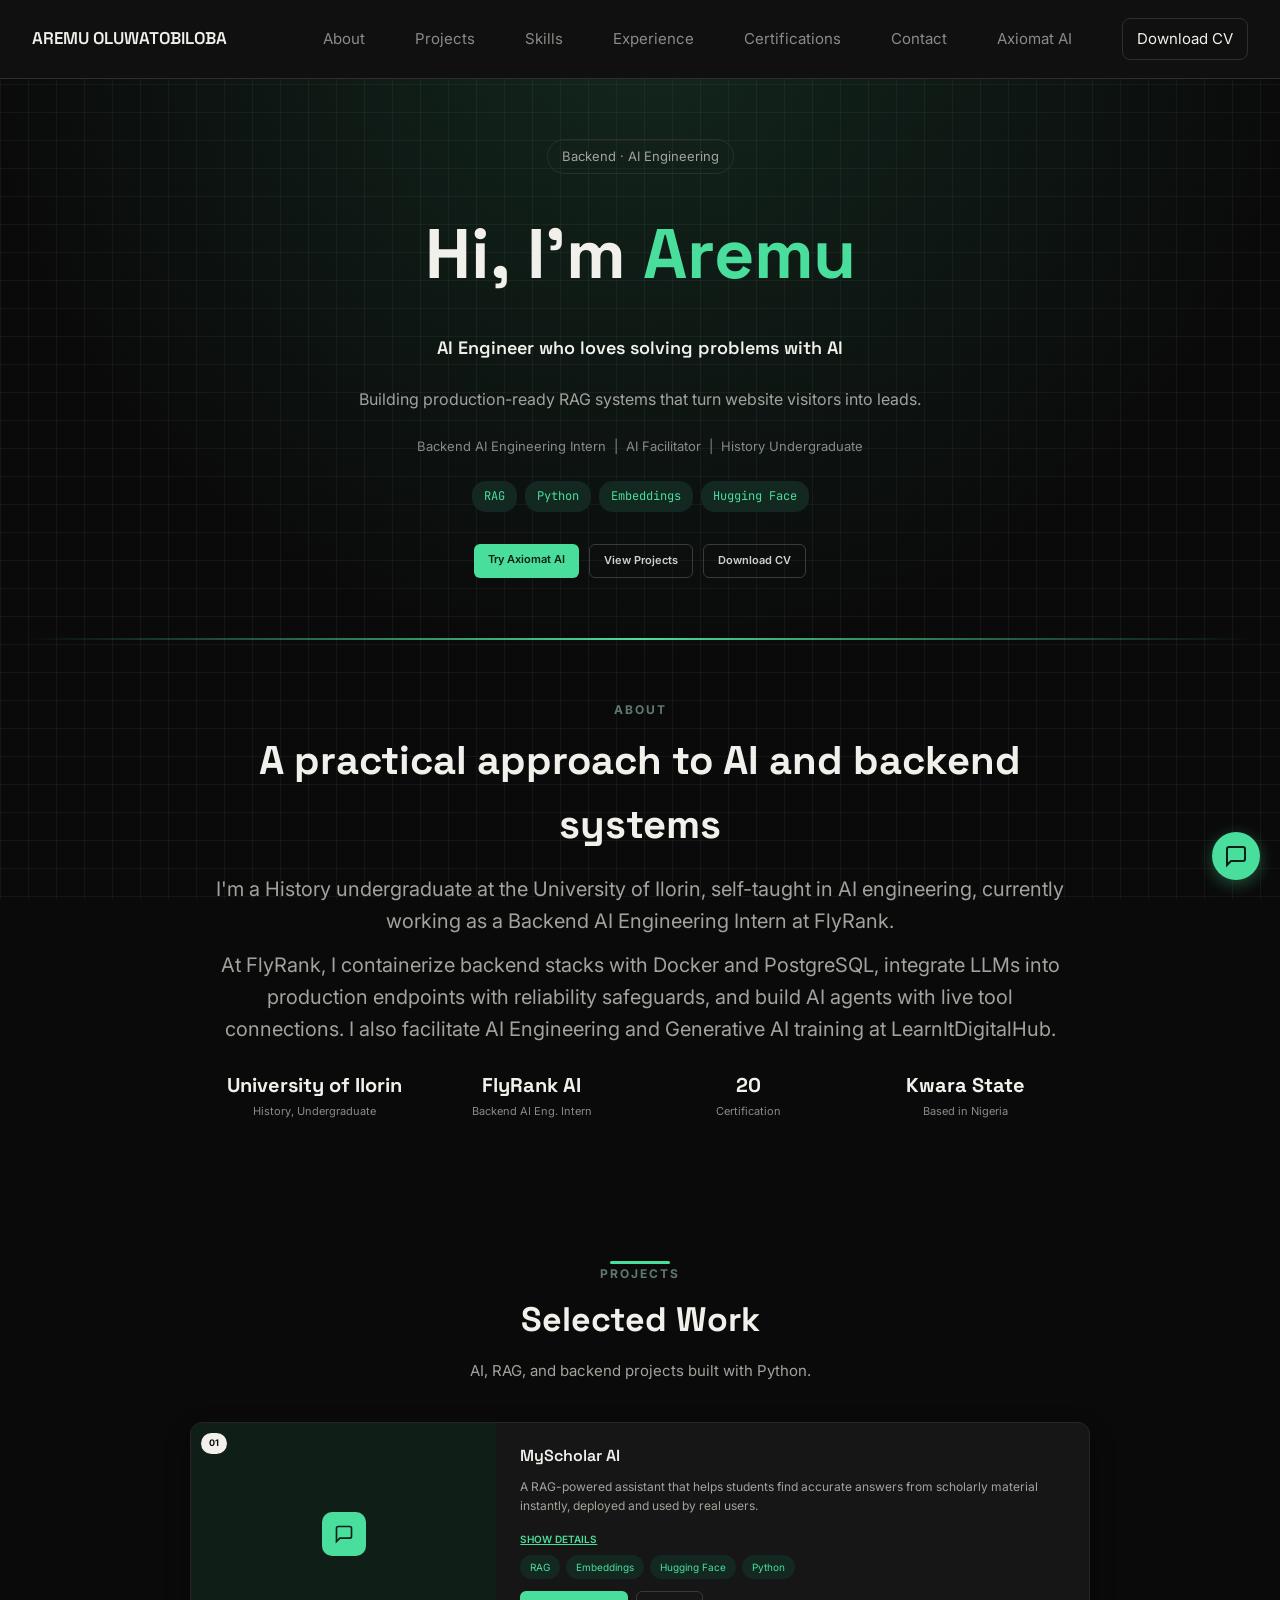
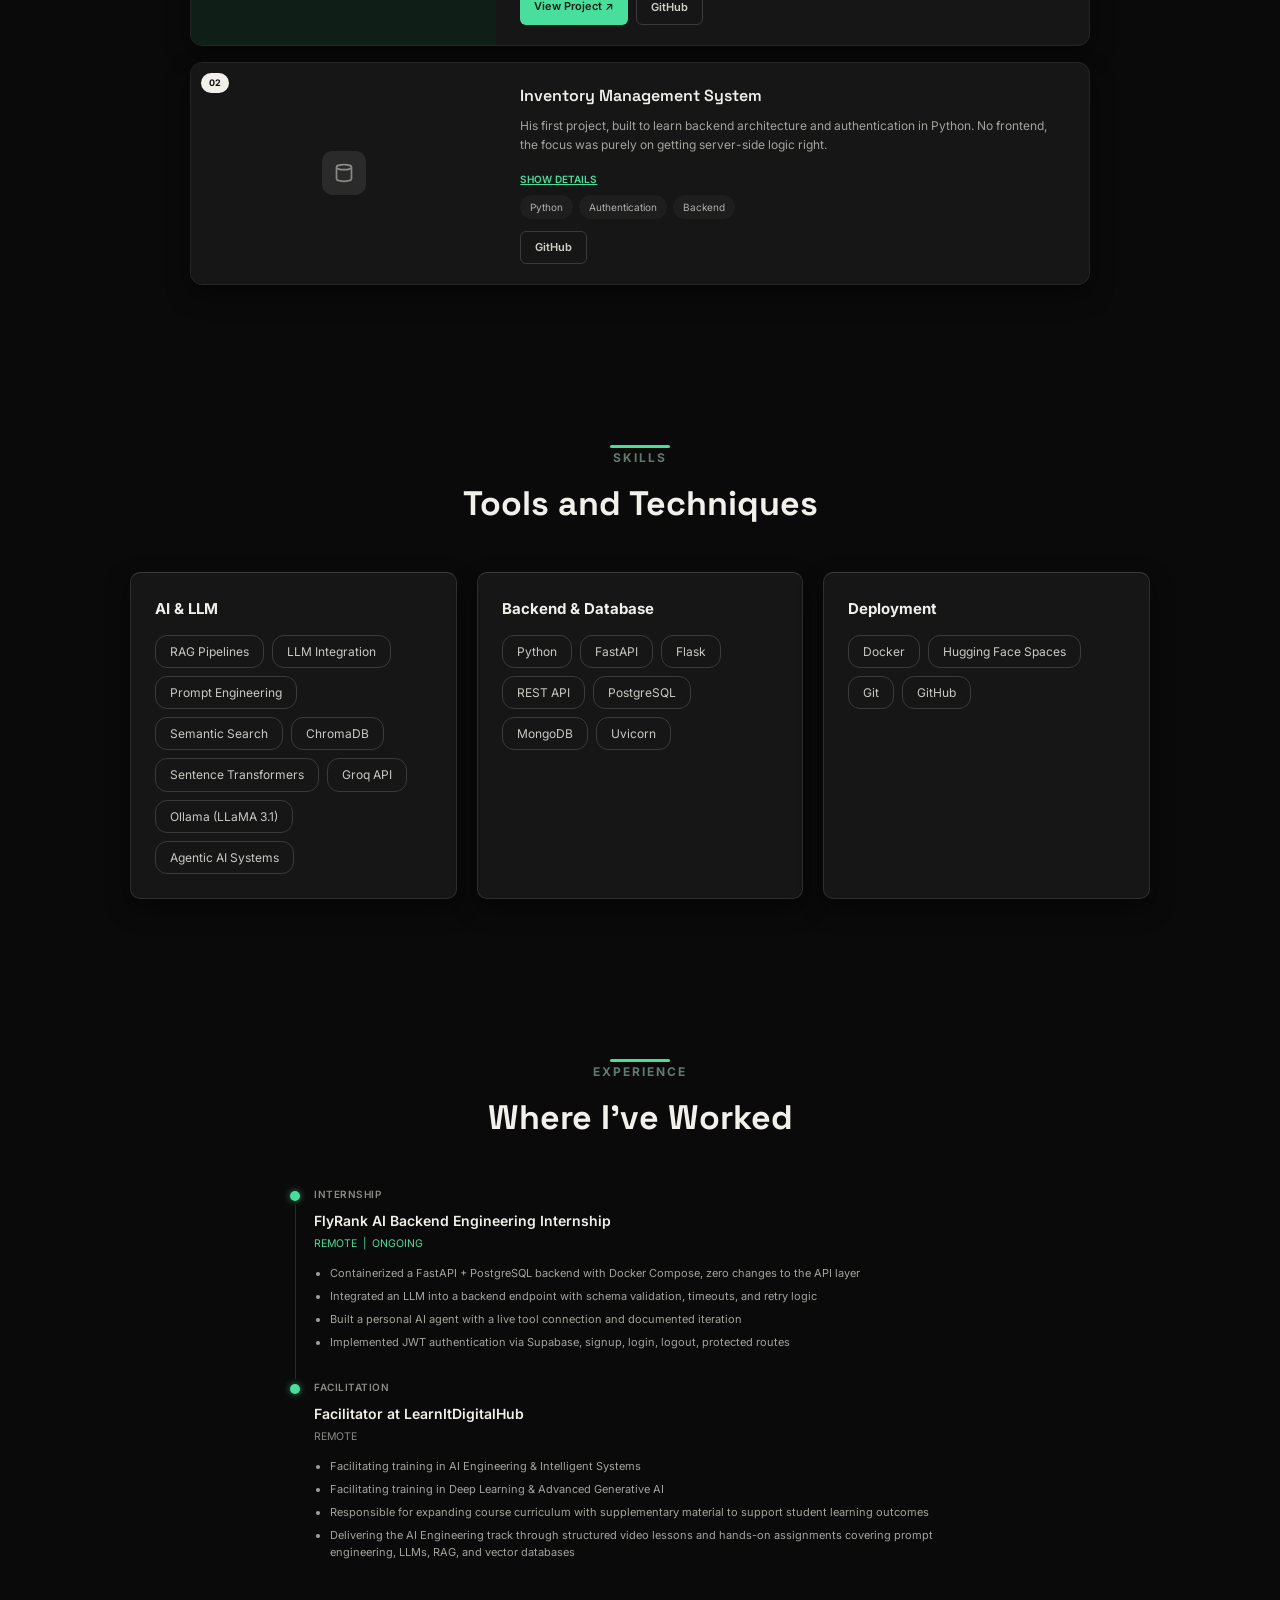
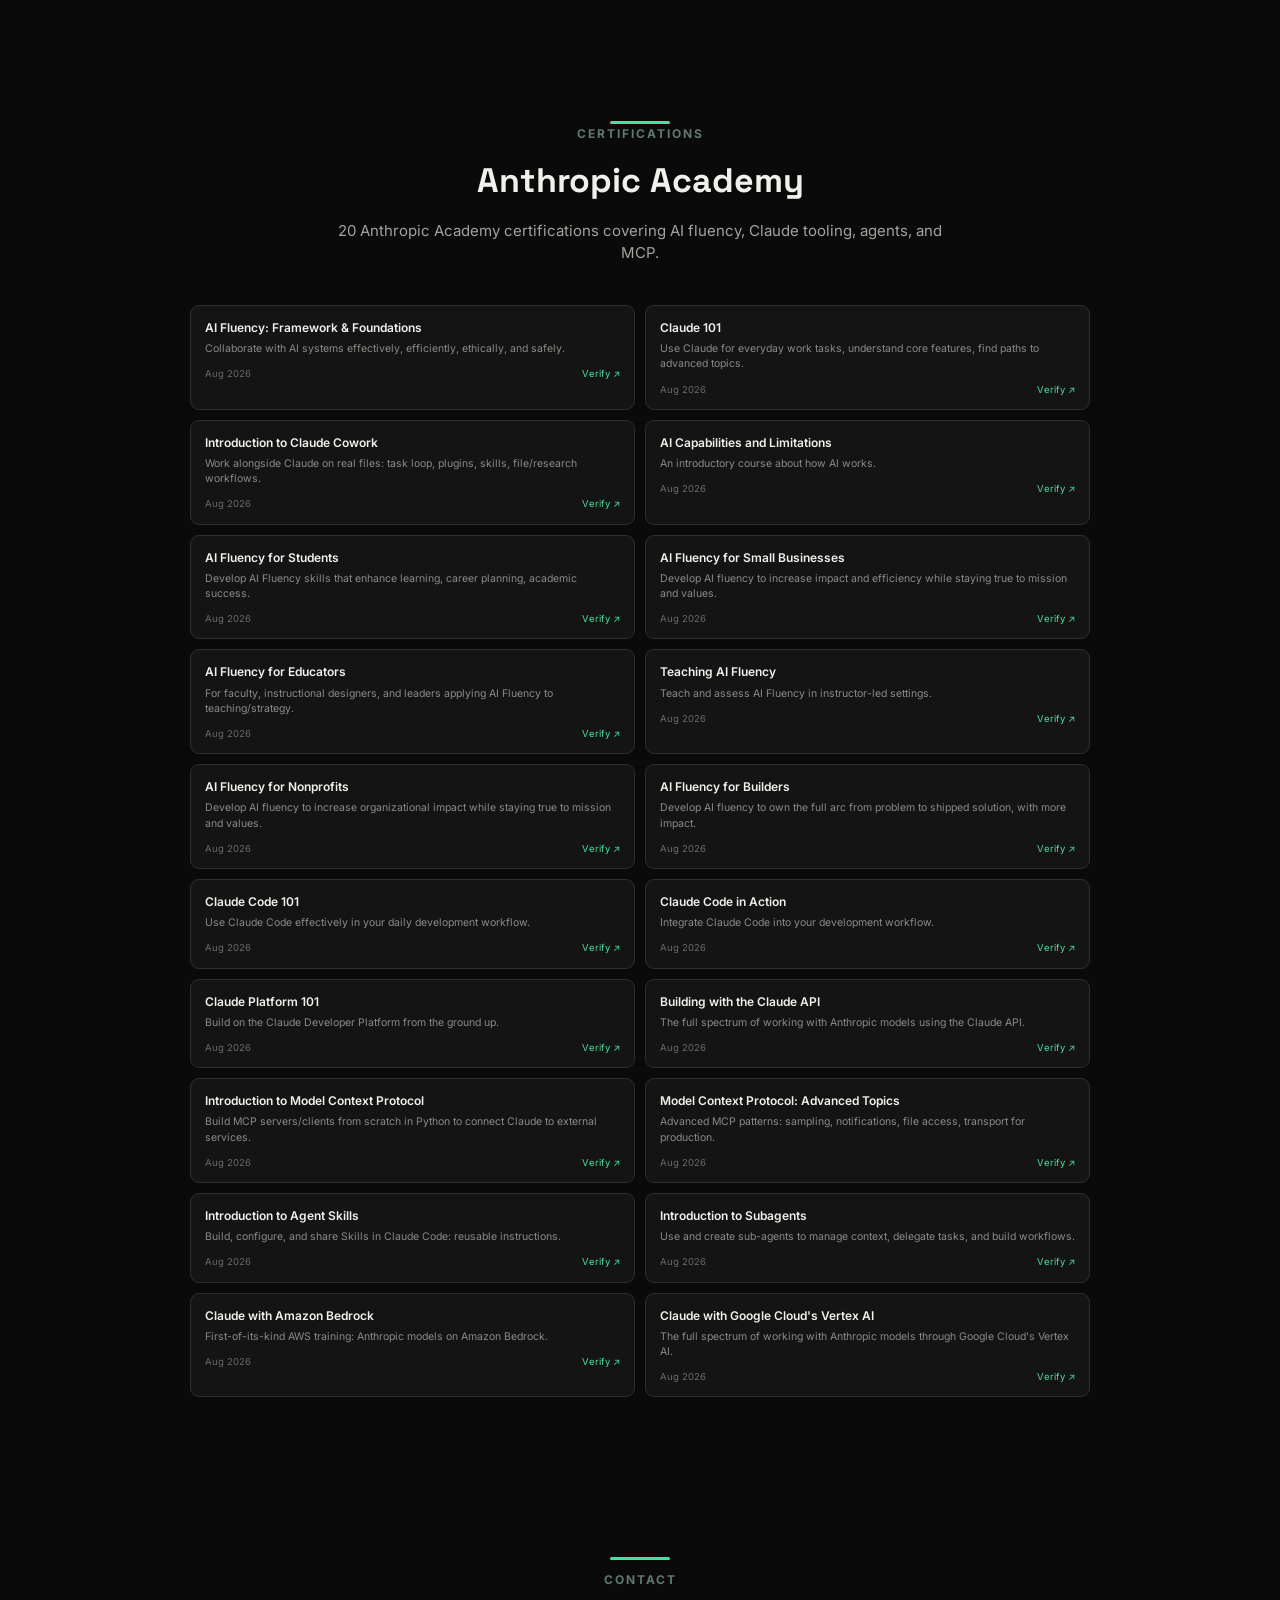
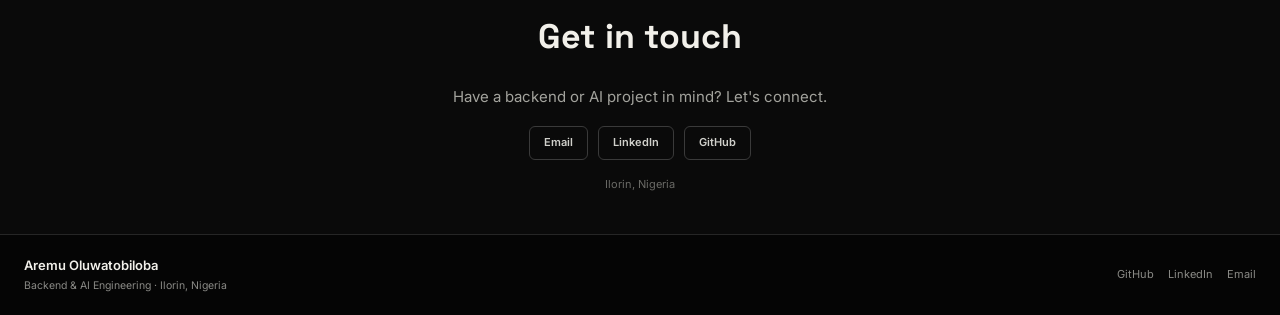
<file: index.html>
<!DOCTYPE html>
<html lang="en">

<head>
    <meta charset="UTF-8">
    <meta name="viewport" content="width=device-width, initial-scale=1.0">
    <title>Aremu Oluwatobiloba | AI Engineer</title>
    <link rel="stylesheet" href="css/style.css">
    <link rel="preconnect" href="https://fonts.googleapis.com">
    <link rel="preconnect" href="https://fonts.gstatic.com" crossorigin>
    <link
        href="https://fonts.googleapis.com/css2?family=Space+Grotesk:wght@500;600;700&family=Inter:wght@400;500&family=JetBrains+Mono:wght@400;500&display=swap"
        rel="stylesheet">
</head>

<body>

    <nav class="navbar">
        <span class="logo">AREMU OLUWATOBILOBA</span>
        <div class="nav-links">
            <a href="#about">About</a>
            <a href="#projects">Projects</a>
            <a href="#skills">Skills</a>
            <a href="#experience">Experience</a>
            <a href="#certifications">Certifications</a>
            <a href="#contact">Contact</a>
            <a href="#axiomat-ai">Axiomat AI</a>
            <a href="files/resume.pdf" download class="btn-download-cv">Download CV</a>
        </div>
        <button class="hamburger" id="hamburgerBtn">☰</button>
    </nav>

    <section class="hero">
        <span class="badge">Backend &middot; AI Engineering</span>
        <h1>Hi, I'm <span class="accent">Aremu</span></h1>
        <p class="claim">AI Engineer who loves solving problems with AI</p>
        <p class="hero-bio">Building production-ready RAG systems that turn website visitors into leads.</p>
        <p class="hero-roles">Backend AI Engineering Intern &nbsp;|&nbsp; AI Facilitator &nbsp;|&nbsp; History
            Undergraduate</p>
        <div class="tags">
            <span>RAG</span>
            <span>Python</span>
            <span>Embeddings</span>
            <span>Hugging Face</span>
        </div>
        <div class="hero-buttons">
            <a href="#axiomat-ai" class="btn btn-primary">Try Axiomat AI</a>
            <a href="#projects" class="btn btn-outline">View Projects</a>
            <a href="files/resume.pdf" download class="btn btn-outline">Download CV</a>
        </div>
    </section>

    <script src="js/script.js"></script>
</body>

<div class="divider"></div>

<section class="about" id="about">
    <p class="eyebrow">About</p>
    <h2>A practical approach to AI and backend systems</h2>
    <p class="about-text">I'm a History undergraduate at the University of Ilorin, self-taught in AI engineering,
        currently working as a Backend AI Engineering Intern at FlyRank.</p>
    <p class="about-text">At FlyRank, I containerize backend stacks with Docker and PostgreSQL, integrate LLMs into
        production endpoints with reliability safeguards, and build AI agents with live tool connections. I also
        facilitate AI Engineering and Generative AI training at LearnItDigitalHub.</p>
    <div class="stats">
        <div class="stat">
            <p class="stat-value">University of Ilorin</p>
            <p class="stat-label">History, Undergraduate</p>
        </div>
        <div class="stat">
            <p class="stat-value">FlyRank AI</p>
            <p class="stat-label">Backend AI Eng. Intern</p>
        </div>
        <div class="stat">
            <p class="stat-value">20</p>
            <p class="stat-label">Certification</p>
        </div>
        <div class="stat">
            <p class="stat-value">Kwara State</p>
            <p class="stat-label">Based in Nigeria</p>
        </div>
    </div>
</section>

<!-- ============ PROJECTS ============ -->
<section id="projects" class="section">
    <div class="section-divider"></div>

    <div class="section-header">
        <p class="eyebrow">Projects</p>
        <h2 class="section-title">Selected Work</h2>
        <p class="section-subtitle">AI, RAG, and backend projects built with Python.</p>
    </div>

    <div class="projects-list">

        <!-- Project 1: MyScholar AI (featured) -->
        <article class="project-card featured">
            <div class="project-image">
                <span class="project-number">01</span>
                <div class="project-icon">
                    <svg width="20" height="20" viewBox="0 0 24 24" fill="none" stroke="currentColor" stroke-width="2">
                        <path d="M21 15a2 2 0 0 1-2 2H7l-4 4V5a2 2 0 0 1 2-2h14a2 2 0 0 1 2 2z" />
                    </svg>
                </div>
            </div>
            <div class="project-body">
                <h3 class="project-title">MyScholar AI</h3>
                <p class="project-desc">A RAG-powered assistant that helps students find accurate answers from scholarly
                    material instantly, deployed and used by real users.</p>
                <button class="details-toggle" data-target="details-1">SHOW DETAILS</button>
                <div class="project-tags" id="details-1" hidden>
                    <span class="tag tag-accent">RAG</span>
                    <span class="tag tag-accent">Embeddings</span>
                    <span class="tag tag-accent">Hugging Face</span>
                    <span class="tag tag-accent">Python</span>
                </div>
                <div class="project-links">
                    <a href="#" class="btn btn-accent">View Project ↗</a>
                    <a href="#" class="btn btn-outline">GitHub</a>
                </div>
            </div>
        </article>

        <!-- Project 2: Inventory Management System -->
        <article class="project-card">
            <div class="project-image">
                <span class="project-number">02</span>
                <div class="project-icon project-icon-muted">
                    <svg width="20" height="20" viewBox="0 0 24 24" fill="none" stroke="currentColor" stroke-width="2">
                        <ellipse cx="12" cy="5" rx="9" ry="3" />
                        <path d="M3 5v14a9 3 0 0 0 18 0V5" />
                    </svg>
                </div>
            </div>
            <div class="project-body">
                <h3 class="project-title">Inventory Management System</h3>
                <p class="project-desc">His first project, built to learn backend architecture and authentication in
                    Python. No frontend, the focus was purely on getting server-side logic right.</p>
                <button class="details-toggle" data-target="details-2">SHOW DETAILS</button>
                <div class="project-tags" id="details-2" hidden>
                    <span class="tag tag-muted">Python</span>
                    <span class="tag tag-muted">Authentication</span>
                    <span class="tag tag-muted">Backend</span>
                </div>
                <div class="project-links">
                    <a href="#" class="btn btn-outline">GitHub</a>
                </div>
            </div>
        </article>

    </div>
</section>

<!-- ============ SKILLS ============ -->
<section id="skills" class="section">
    <div class="section-divider"></div>
    <div class="section-header">
        <p class="eyebrow">Skills</p>
        <h2 class="section-title">Tools and Techniques</h2>
    </div>

    <div class="skills-grid-3">
        <div class="skill-card">
            <p class="skill-card-title">AI &amp; LLM</p>
            <div class="skill-tags">
                <span class="skill-tag">RAG Pipelines</span>
                <span class="skill-tag">LLM Integration</span>
                <span class="skill-tag">Prompt Engineering</span>
                <span class="skill-tag">Semantic Search</span>
                <span class="skill-tag">ChromaDB</span>
                <span class="skill-tag">Sentence Transformers</span>
                <span class="skill-tag">Groq API</span>
                <span class="skill-tag">Ollama (LLaMA 3.1)</span>
                <span class="skill-tag">Agentic AI Systems</span>
            </div>
        </div>

        <div class="skill-card">
            <p class="skill-card-title">Backend &amp; Database</p>
            <div class="skill-tags">
                <span class="skill-tag">Python</span>
                <span class="skill-tag">FastAPI</span>
                <span class="skill-tag">Flask</span>
                <span class="skill-tag">REST API</span>
                <span class="skill-tag">PostgreSQL</span>
                <span class="skill-tag">MongoDB</span>
                <span class="skill-tag">Uvicorn</span>
            </div>
        </div>

        <div class="skill-card">
            <p class="skill-card-title">Deployment</p>
            <div class="skill-tags">
                <span class="skill-tag">Docker</span>
                <span class="skill-tag">Hugging Face Spaces</span>
                <span class="skill-tag">Git</span>
                <span class="skill-tag">GitHub</span>
            </div>
        </div>
    </div>
</section>

<!-- ============ EXPERIENCE ============ -->
<section id="experience" class="section">
    <div class="section-divider"></div>

    <div class="section-header">
        <p class="eyebrow">Experience</p>
        <h2 class="section-title">Where I've Worked</h2>
    </div>

    <div class="timeline">

        <div class="timeline-item">
            <div class="timeline-marker">
                <span class="timeline-dot"></span>
                <span class="timeline-line"></span>
            </div>
            <div class="timeline-content">
                <p class="timeline-label">Internship</p>
                <p class="timeline-role">FlyRank AI Backend Engineering Internship</p>
                <p class="timeline-meta timeline-meta-active">REMOTE &nbsp;|&nbsp; ONGOING</p>
                <ul class="timeline-list">
                    <li>Containerized a FastAPI + PostgreSQL backend with Docker Compose, zero changes to the API layer
                    </li>
                    <li>Integrated an LLM into a backend endpoint with schema validation, timeouts, and retry logic</li>
                    <li>Built a personal AI agent with a live tool connection and documented iteration</li>
                    <li>Implemented JWT authentication via Supabase, signup, login, logout, protected routes</li>
                </ul>
            </div>
        </div>

        <div class="timeline-item">
            <div class="timeline-marker">
                <span class="timeline-dot"></span>
            </div>
            <div class="timeline-content">
                <p class="timeline-label">Facilitation</p>
                <p class="timeline-role">Facilitator at LearnItDigitalHub</p>
                <p class="timeline-meta">REMOTE</p>
                <ul class="timeline-list">
                    <li>Facilitating training in AI Engineering &amp; Intelligent Systems</li>
                    <li>Facilitating training in Deep Learning &amp; Advanced Generative AI</li>
                    <li>Responsible for expanding course curriculum with supplementary material to support student
                        learning outcomes</li>
                    <li>Delivering the AI Engineering track through structured video lessons and hands-on assignments
                        covering prompt engineering, LLMs, RAG, and vector databases</li>
                </ul>
            </div>
        </div>

    </div>
</section>

<!-- ============ CERTIFICATIONS ============ -->
<section id="certifications" class="section">
    <div class="section-divider"></div>

    <div class="section-header">
        <p class="eyebrow">Certifications</p>
        <h2 class="section-title">Anthropic Academy</h2>
        <p class="section-subtitle">20 Anthropic Academy certifications covering AI fluency, Claude tooling, agents, and
            MCP.</p>
    </div>

    <div class="cert-grid" id="cert-grid">
        <!-- cards get inserted here by JS -->
    </div>
</section>

<!-- ============ CONTACT ============ -->
<section id="contact" class="section contact-section">
    <div class="section-divider"></div>
    <p class="eyebrow">Contact</p>
    <h2 class="section-title">Get in touch</h2>
    <p class="section-subtitle">Have a backend or AI project in mind? Let's connect.</p>
    <div class="contact-links">
        <a href="mailto:#" class="btn btn-outline">Email</a>
        <a href="#" class="btn btn-outline" target="_blank" rel="noopener">LinkedIn</a>
        <a href="#" class="btn btn-outline" target="_blank" rel="noopener">GitHub</a>
    </div>
    <p class="contact-location">Ilorin, Nigeria</p>
</section>

<!-- ============ FOOTER ============ -->
<footer class="site-footer">
    <div>
        <p class="footer-name">Aremu Oluwatobiloba</p>
        <p class="footer-tagline">Backend &amp; AI Engineering &middot; Ilorin, Nigeria</p>
    </div>
    <div class="footer-links">
        <a href="#" target="_blank" rel="noopener">GitHub</a>
        <a href="#" target="_blank" rel="noopener">LinkedIn</a>
        <a href="mailto:#">Email</a>
    </div>
</footer>

<!-- ============ AXIOMAT AI WIDGET ============ -->
<button id="axiomatTrigger" class="axiomat-trigger" aria-label="Open Axiomat AI">
    <svg width="24" height="24" viewBox="0 0 24 24" fill="none" stroke="currentColor" stroke-width="2">
        <path d="M21 15a2 2 0 0 1-2 2H7l-4 4V5a2 2 0 0 1 2-2h14a2 2 0 0 1 2 2z" />
    </svg>
</button>

<div id="axiomatPanel" class="axiomat-panel" hidden>
    <div class="axiomat-header">
        <div class="axiomat-header-info">
            <div class="axiomat-bot-icon">
                <svg width="18" height="18" viewBox="0 0 24 24" fill="none" stroke="currentColor" stroke-width="2">
                    <path d="M21 15a2 2 0 0 1-2 2H7l-4 4V5a2 2 0 0 1 2-2h14a2 2 0 0 1 2 2z" />
                </svg>
            </div>
            <span class="axiomat-name">Axiomat AI</span>
        </div>
        <button id="axiomatClose" class="axiomat-close" aria-label="Close Axiomat AI">✕</button>
    </div>

    <div class="axiomat-body" id="axiomatBody">
        <div class="axiomat-msg axiomat-msg-bot">Hi, I'm Axiomat AI. Ask me anything about Aremu's work and background.
        </div>

        <div class="axiomat-prompts">
            <p class="axiomat-prompts-label">Try asking me</p>
            <button type="button" class="axiomat-prompt-btn">Who is Aremu?</button>
            <button type="button" class="axiomat-prompt-btn">What can Aremu build?</button>
            <button type="button" class="axiomat-prompt-btn">Tell me about the FlyRank internship</button>
        </div>
    </div>

    <form id="axiomatForm" class="axiomat-input-bar">
        <textarea id="axiomatInput" placeholder="Ask something..." rows="1"></textarea>
        <button type="submit" class="axiomat-send" aria-label="Send">➤</button>
    </form>
</div>

</html>
</file>
<file: css/style.css>
:root {
    --color-bg: #0a0a0a;
    --color-text: #f2f0ea;
    --color-text-muted: #a3a39d;
    --color-text-dim: #8a8a86;
    --color-accent: #4ade9c;
    --color-accent-dark: #0d1f16;
    --color-accent-bg: #132821;
    --color-card-bg: #141414;
    --color-card-elevated: #161616;
    --color-border: #2e2e2e;
    --color-footer-bg: #101010;

    --font-heading: 'Space Grotesk', sans-serif;
    --font-body: 'Inter', sans-serif;
    --font-mono: 'JetBrains Mono', monospace;
}

* {
    margin: 0;
    padding: 0;
    box-sizing: border-box;
}

body {
    background-color: var(--color-bg);
    color: var(--color-text);
    font-family: var(--font-body);
    line-height: 1.6;
}

/* Global background grid + glow */
body {
    background-image:
        linear-gradient(rgba(255, 255, 255, 0.045) 1px, transparent 1px),
        linear-gradient(90deg, rgba(255, 255, 255, 0.045) 1px, transparent 1px),
        radial-gradient(circle at 50% 0%, rgba(74, 222, 156, 0.14), transparent 60%);
    background-size: 28px 28px, 28px 28px, 100% 100%;
    background-attachment: fixed;
}

/* Navbar */
.navbar {
    display: flex;
    justify-content: space-between;
    align-items: center;
    padding: 18px 32px;
    border-bottom: 1px solid var(--color-border);
    background: var(--color-footer-bg);
    position: sticky;
    top: 0;
    z-index: 100;
}

.logo {
    font-family: var(--font-heading);
    font-weight: 600;
    font-size: 17px;
}

.nav-links {
    display: flex;
    gap: 50px;
    align-items: center;
}

.nav-links a {
    color: var(--color-text-dim);
    text-decoration: none;
    font-size: 15px;
}

.btn-download-cv {
    border: 1px solid var(--color-border);
    padding: 8px 14px;
    border-radius: 8px;
    color: var(--color-text) !important;
}

.hamburger {
    display: none;
    background: none;
    border: none;
    color: var(--color-text);
    font-size: 20px;
    cursor: pointer;
}

/* Hero */
.hero {
    display: flex;
    flex-direction: column;
    align-items: center;
    text-align: center;
    gap: 24px;
    padding: 60px 24px;
}

.badge {
    border: 1px solid var(--color-border);
    color: var(--color-text-muted);
    font-size: 13px;
    padding: 6px 14px;
    border-radius: 20px;
}

.hero h1 {
    font-family: var(--font-heading);
    font-weight: 700;
    font-size: 70px;
}

.accent {
    color: var(--color-accent);
}

.claim {
    font-family: var(--font-heading);
    font-weight: 600;
    font-size: 18px;

}

.hero-bio {
    color: var(--color-text-muted);
    max-width: 600px;
}

.hero-roles {
    color: var(--color-text-dim);
    font-size: 13px;
}

.tags {
    display: flex;
    gap: 8px;
    flex-wrap: wrap;
    justify-content: center;
}

.tags span {
    background: var(--color-accent-bg);
    color: var(--color-accent);
    font-family: var(--font-mono);
    font-size: 12px;
    padding: 6px 12px;
    border-radius: 14px;
}

.hero-buttons {
    display: flex;
    gap: 10px;
    flex-wrap: wrap;
    justify-content: center;
    margin-top: 8px;
}

.btn {
    padding: 12px 20px;
    border-radius: 8px;
    font-weight: 600;
    font-size: 14px;
    text-decoration: none;
}

.btn-primary {
    background: var(--color-accent);
    color: var(--color-accent-dark);
}

.btn-outline {
    border: 1px solid var(--color-border);
    color: var(--color-text);
}

/* Mobile menu */
@media (max-width: 768px) {
    .btn-download-cv {
        border: none;
        padding: 5px 0;
        border-radius: 0;
        width: 100%;
        display: block;
    }

    .nav-links {
        display: none;
        flex-direction: column;
        align-items: flex-start;
        gap: 4px;
        position: absolute;
        top: 100%;
        left: 0;
        width: 100%;
        background: var(--color-footer-bg);
        border-bottom: 1px solid var(--color-border);
        padding: 10px 24px 16px;
    }

    .nav-links.active {
        display: flex;
    }

    .nav-links a {
        padding: 5px 0;
        width: 100%;
    }

    .navbar {
        position: relative;
    }

    .hamburger {
        display: block;
    }
}

.divider {
    width: 96%;
    max-width: 1500px;
    height: 2.5px;
    background: linear-gradient(to right, transparent, var(--color-accent), transparent);
    margin: 0 auto;
}

.about {
    max-width: 900px;
    margin: 0 auto;
    padding: 60px 24px;
    text-align: center;
}

.eyebrow {
    color: var(--color-accent);
    font-size: 15px;
    text-transform: uppercase;
    letter-spacing: 1.5px;
    font-weight: 600;
    margin-bottom: 8px;
}

.about h2 {
    font-family: var(--font-heading);
    font-size: 40px;
    margin-bottom: 16px;
}

.about-text {
    color: var(--color-text-muted);
    font-size: 20px;
    margin-bottom: 12px;
}

.stats {
    display: grid;
    grid-template-columns: repeat(4, 1fr);
    gap: 16px;
    margin-top: 24px;
}

.stat-value {
    font-family: var(--font-heading);
    font-weight: 700;
    font-size: 20px;
}

.stat-label {
    color: var(--color-text-dim);
    font-size: 11px;
    margin-top: 2px;
}

/* PROJECTS SECTION */
.projects-list {
    display: flex;
    flex-direction: column;
    gap: 16px;
    max-width: 900px;
    margin: 0 auto;
}

.project-card {
    display: flex;
    border: 0.5px solid #262626;
    border-radius: 12px;
    overflow: hidden;
    background: #161616;
    box-shadow: 0 10px 24px rgba(0, 0, 0, 0.45);
}

.project-image {
    width: 34%;
    min-width: 140px;
    background: #161616;
    display: flex;
    align-items: center;
    justify-content: center;
    position: relative;
    padding: 16px;
}

.project-card.featured .project-image {
    background: #0f1f18;
}

.project-number {
    position: absolute;
    top: 10px;
    left: 10px;
    background: #f2f0ea;
    color: #0d0d0d;
    font-size: 9px;
    font-weight: 700;
    padding: 3px 8px;
    border-radius: 20px;
}

.project-icon {
    width: 44px;
    height: 44px;
    border-radius: 10px;
    background: #2a2a2a;
    color: #8a8a86;
    display: flex;
    align-items: center;
    justify-content: center;
}

.project-card.featured .project-icon {
    background: #4ade9c;
    color: #0d1f16;
}

.project-body {
    flex: 1;
    padding: 20px 24px;
}

.project-title {
    font-family: 'Space Grotesk', sans-serif;
    font-weight: 600;
    font-size: 16px;
    color: #f2f0ea;
    margin: 0 0 8px;
}

.project-desc {
    font-size: 12px;
    color: #a3a39d;
    line-height: 1.6;
    margin: 0 0 10px;
}

.details-toggle {
    background: none;
    border: none;
    padding: 0;
    font-size: 10px;
    font-weight: 600;
    color: #4ade9c;
    text-decoration: underline;
    cursor: pointer;
    margin-bottom: 10px;
    font-family: inherit;
}

.project-tags {
    display: flex;
    flex-wrap: wrap;
    gap: 6px;
    margin-bottom: 12px;
}

.tag {
    font-size: 10px;
    padding: 4px 10px;
    border-radius: 12px;
}

.tag-accent {
    background: #132821;
    color: #4ade9c;
}

.tag-muted {
    background: #1e1e1e;
    color: #b0b0ab;
}

.project-links {
    display: flex;
    gap: 8px;
}

.btn {
    font-size: 11px;
    padding: 7px 14px;
    border-radius: 6px;
    font-weight: 600;
    text-decoration: none;
    display: inline-block;
}

.btn-accent {
    background: #4ade9c;
    color: #0d1f16;
}

.btn-outline {
    border: 0.5px solid #3a3a3a;
    color: #d0d0cb;
}

/* Mobile: image stacks above content, card gets taller */
@media (max-width: 640px) {
    .project-card {
        flex-direction: column;
    }

    .project-image {
        width: 100%;
        padding: 24px;
    }
}

/* SKILLS SECTION */
.skills-grid-3 {
    display: grid;
    grid-template-columns: repeat(3, 1fr);
    gap: 20px;
}

.skill-card {
    border: 0.5px solid #2e2e2e;
    border-top: 1px solid #3a3a3a;
    border-radius: 10px;
    padding: 24px;
    background: #161616;
    box-shadow: 0 10px 24px rgba(0, 0, 0, 0.45);
}

.skill-card-title {
    font-size: 15px;
    font-weight: 700;
    color: #f2f0ea;
    margin: 0 0 14px;
}

.skill-tags {
    display: flex;
    flex-wrap: wrap;
    gap: 8px;
}

.skill-tag {
    border: 0.5px solid #3a3a3a;
    color: #c9c9c4;
    font-size: 12px;
    padding: 6px 14px;
    border-radius: 12px;
}

@media (max-width: 900px) {
    .skills-grid-3 {
        grid-template-columns: 1fr 1fr;
    }
}

@media (max-width: 640px) {
    .skills-grid-3 {
        grid-template-columns: 1fr;
    }
}

/* EXPERIENCE SECTION */
.timeline {
    max-width: 700px;
    margin: 0 auto;
}

.timeline-item {
    display: flex;
    gap: 14px;
}

.timeline-item:not(:last-child) .timeline-content {
    padding-bottom: 28px;
}

.timeline-marker {
    display: flex;
    flex-direction: column;
    align-items: center;
    padding-top: 5px;
}

.timeline-dot {
    width: 10px;
    height: 10px;
    border-radius: 50%;
    background: #4ade9c;
    box-shadow: 0 0 7px rgba(74, 222, 156, 0.6);
    flex-shrink: 0;
}

.timeline-line {
    width: 1px;
    flex: 1;
    background: #2a2a2a;
    margin-top: 4px;
}

.timeline-content {
    flex: 1;
}

.timeline-label {
    font-size: 10px;
    letter-spacing: 0.5px;
    color: #8a8a86;
    text-transform: uppercase;
    font-weight: 600;
    margin: 0 0 8px;
}

.timeline-role {
    font-weight: 600;
    font-size: 14px;
    color: #f2f0ea;
    margin: 0 0 4px;
}

.timeline-meta {
    font-size: 10.5px;
    color: #8a8a86;
    margin: 0 0 12px;
}

.timeline-meta-active {
    color: #4ade9c;
}

.timeline-list {
    margin: 0;
    padding-left: 16px;
    display: flex;
    flex-direction: column;
    gap: 6px;
}

.timeline-list li {
    font-size: 11px;
    color: #a3a39d;
    line-height: 1.55;
}

/* SHARED SECTION HEADER (desktop-scaled, centered) */
.section {
    max-width: 1100px;
    margin: 0 auto;
    padding: 80px 40px;
}

.section-header {
    text-align: center;
    max-width: 640px;
    margin: 0 auto 40px;
}

.eyebrow {
    font-size: 12px;
    letter-spacing: 2px;
    color: #5f7a6c;
    margin: 0 0 10px;
    text-transform: uppercase;
    font-weight: 700;
}

.section-title {
    font-family: 'Space Grotesk', sans-serif;
    font-weight: 700;
    font-size: 34px;
    color: #f2f0ea;
    margin: 0 0 12px;
}

.section-subtitle {
    font-size: 15px;
    color: #a3a39d;
    line-height: 1.5;
}

.section-divider {
    width: 60px;
    height: 3px;
    background: #4ade9c;
    margin: 0 auto;
    border-radius: 2px;
}

/* shrink back down on mobile */
@media (max-width: 640px) {
    .section {
        padding: 48px 24px;
    }

    .section-title {
        font-size: 22px;
    }

    .section-subtitle {
        font-size: 12px;
    }
}

/* CERTIFICATIONS SECTION */
.cert-grid {
    display: grid;
    grid-template-columns: 1fr 1fr;
    gap: 10px;
    max-width: 900px;
    margin: 0 auto;
}

.cert-card {
    border: 0.5px solid #2e2e2e;
    border-radius: 9px;
    padding: 12px 14px;
    background: #141414;
}

.cert-title {
    font-weight: 600;
    font-size: 12px;
    color: #f2f0ea;
    margin: 0 0 4px;
}

.cert-desc {
    font-size: 10.5px;
    color: #8a8a86;
    line-height: 1.45;
    margin: 0 0 10px;
}

.cert-footer {
    display: flex;
    justify-content: space-between;
    align-items: center;
}

.cert-date {
    font-size: 9.5px;
    color: #6a6a66;
}

.cert-verify {
    color: #4ade9c;
    font-size: 9.5px;
    text-decoration: none;
}

@media (max-width: 640px) {
    .cert-grid {
        grid-template-columns: 1fr;
    }
}

/* CONTACT + FOOTER */
.contact-section {
    display: flex;
    flex-direction: column;
    align-items: center;
    text-align: center;
    gap: 10px;
    padding-bottom: 40px;
}

.contact-links {
    display: flex;
    gap: 10px;
    flex-wrap: wrap;
    justify-content: center;
    margin-top: 8px;
}

.contact-location {
    font-size: 11px;
    color: #6a6a66;
    margin: 6px 0 0;
}

.site-footer {
    background: #050505;
    border-top: 0.5px solid #262626;
    padding: 20px 24px;
    display: flex;
    justify-content: space-between;
    align-items: center;
    flex-wrap: wrap;
    gap: 12px;
}

.footer-name {
    font-weight: 600;
    font-size: 13px;
    color: #f2f0ea;
    margin: 0;
}

.footer-tagline {
    font-size: 10.5px;
    color: #8a8a86;
    margin: 3px 0 0;
}

.footer-links {
    display: flex;
    gap: 14px;
    font-size: 11px;
}

.footer-links a {
    color: #8a8a86;
    text-decoration: none;
}

.footer-links a:hover {
    color: #4ade9c;
}

/* AXIOMAT AI WIDGET */
.axiomat-trigger {
    position: fixed;
    bottom: 20px;
    right: 20px;
    width: 48px;
    height: 48px;
    border-radius: 50%;
    background: #4ade9c;
    border: none;
    display: flex;
    align-items: center;
    justify-content: center;
    box-shadow: 0 4px 16px rgba(74, 222, 156, 0.35);
    color: #0d1f16;
    cursor: pointer;
    z-index: 999;
}

.axiomat-panel {
    position: fixed;
    bottom: 84px;
    right: 20px;
    width: 340px;
    max-height: 480px;
    background: #0a0a0a;
    border: 0.5px solid #262626;
    border-radius: 14px;
    overflow: hidden;
    display: flex;
    flex-direction: column;
    box-shadow: 0 20px 50px rgba(0, 0, 0, 0.6);
    z-index: 998;
}

.axiomat-header {
    display: flex;
    justify-content: space-between;
    align-items: center;
    padding: 14px 16px;
    background: linear-gradient(180deg, #0f1f18, #0a0a0a);
    border-bottom: 0.5px solid #262626;
}

.axiomat-header-info {
    display: flex;
    align-items: center;
    gap: 8px;
}

.axiomat-bot-icon {
    width: 28px;
    height: 28px;
    border-radius: 8px;
    background: #4ade9c;
    color: #0d1f16;
    display: flex;
    align-items: center;
    justify-content: center;
}

.axiomat-name {
    font-weight: 600;
    font-size: 13px;
    color: #f2f0ea;
}

.axiomat-close {
    background: none;
    border: none;
    color: #a3a39d;
    font-size: 14px;
    cursor: pointer;
}

.axiomat-body {
    flex: 1;
    overflow-y: auto;
    overflow-x: hidden;
    padding: 14px 16px;
    display: flex;
    flex-direction: column;
    gap: 10px;
}

.axiomat-msg {
    font-size: 12px;
    line-height: 1.5;
    padding: 9px 12px;
    border-radius: 10px;
    max-width: 85%;
    word-break: break-word;
    overflow-wrap: break-word;
}

.axiomat-msg-bot {
    background: #141414;
    border: 0.5px solid #2e2e2e;
    color: #e5e5e0;
    align-self: flex-start;
}

.axiomat-msg-user {
    background: #132821;
    color: #4ade9c;
    align-self: flex-end;
}

.axiomat-prompts {
    display: flex;
    flex-direction: column;
    gap: 6px;
    margin-top: 4px;
}

.axiomat-prompts-label {
    font-size: 9.5px;
    letter-spacing: 1px;
    text-transform: uppercase;
    color: #6a6a66;
    margin: 4px 0 2px;
}

.axiomat-prompt-btn {
    text-align: left;
    background: #141414;
    border: 0.5px solid #2e2e2e;
    color: #c9c9c4;
    font-size: 11.5px;
    padding: 8px 12px;
    border-radius: 8px;
    cursor: pointer;
}

.axiomat-prompt-btn:hover {
    border-color: #4ade9c;
    color: #4ade9c;
}

.axiomat-input-bar {
    display: flex;
    align-items: flex-end;
    gap: 8px;
    padding: 12px;
    border-top: 0.5px solid #262626;
}

.axiomat-input-bar textarea {
    flex: 1;
    background: #141414;
    border: 0.5px solid #2e2e2e;
    border-radius: 8px;
    padding: 9px 12px;
    color: #f2f0ea;
    font-size: 12px;
    font-family: inherit;
    resize: none;
    max-height: 130px;
    overflow-y: auto;
}

.axiomat-input-bar textarea::placeholder {
    color: #6a6a66;
}

.axiomat-send {
    background: #4ade9c;
    color: #0d1f16;
    border: none;
    border-radius: 8px;
    width: 36px;
    font-size: 14px;
    cursor: pointer;
}

/* Mobile: full-screen takeover, sitting below the nav bar */
@media (max-width: 640px) {
    .axiomat-panel {
        top: 64px;
        /* adjust to match your actual nav bar height */
        bottom: 0;
        right: 0;
        left: 0;
        width: 100%;
        max-height: none;
        border-radius: 0;
    }
}

.axiomat-panel[hidden] {
    display: none;
}
</file>
